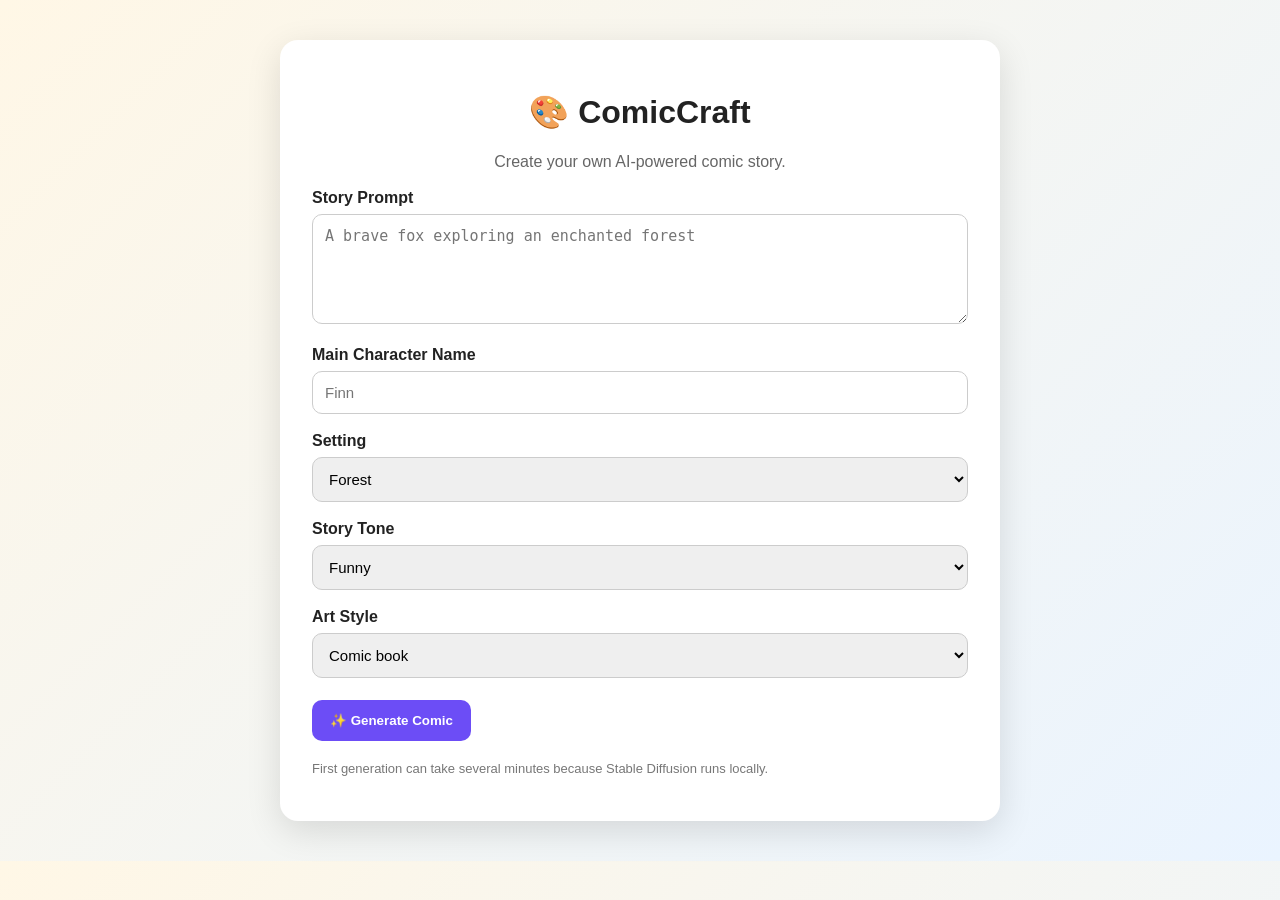
<file: templates/index.html>
<!DOCTYPE html>
<html>
<head>
    <meta charset="UTF-8">
    <title>ComicCraft - AI Comic Story Creator</title>
    <link rel="stylesheet" href="/static/css/style.css">
</head>
<body>
<div class="container">
    <h1>🎨 ComicCraft</h1>
    <p class="subtitle">Create your own AI-powered comic story.</p>

    <form action="/generate" method="post">
        <label>Story Prompt</label>
        <textarea name="story_prompt" required placeholder="A brave fox exploring an enchanted forest"></textarea>

        <label>Main Character Name</label>
        <input name="character_name" required placeholder="Finn">

        <label>Setting</label>
        <select name="setting">
            <option>Forest</option>
            <option>School</option>
            <option>City</option>
            <option>Space</option>
            <option>Fantasy Kingdom</option>
        </select>

        <label>Story Tone</label>
        <select name="tone">
            <option>Funny</option>
            <option>Light-hearted</option>
            <option>Dramatic</option>
            <option>Poetic</option>
            <option>Adventure</option>
        </select>

        <label>Art Style</label>
        <select name="art_style">
            <option>Comic book</option>
            <option>Anime</option>
            <option>Pixel art</option>
            <option>Realistic</option>
        </select>

        <button type="submit">✨ Generate Comic</button>
    </form>

    <p class="hint">First generation can take several minutes because Stable Diffusion runs locally.</p>
</div>
</body>
</html>
</file>
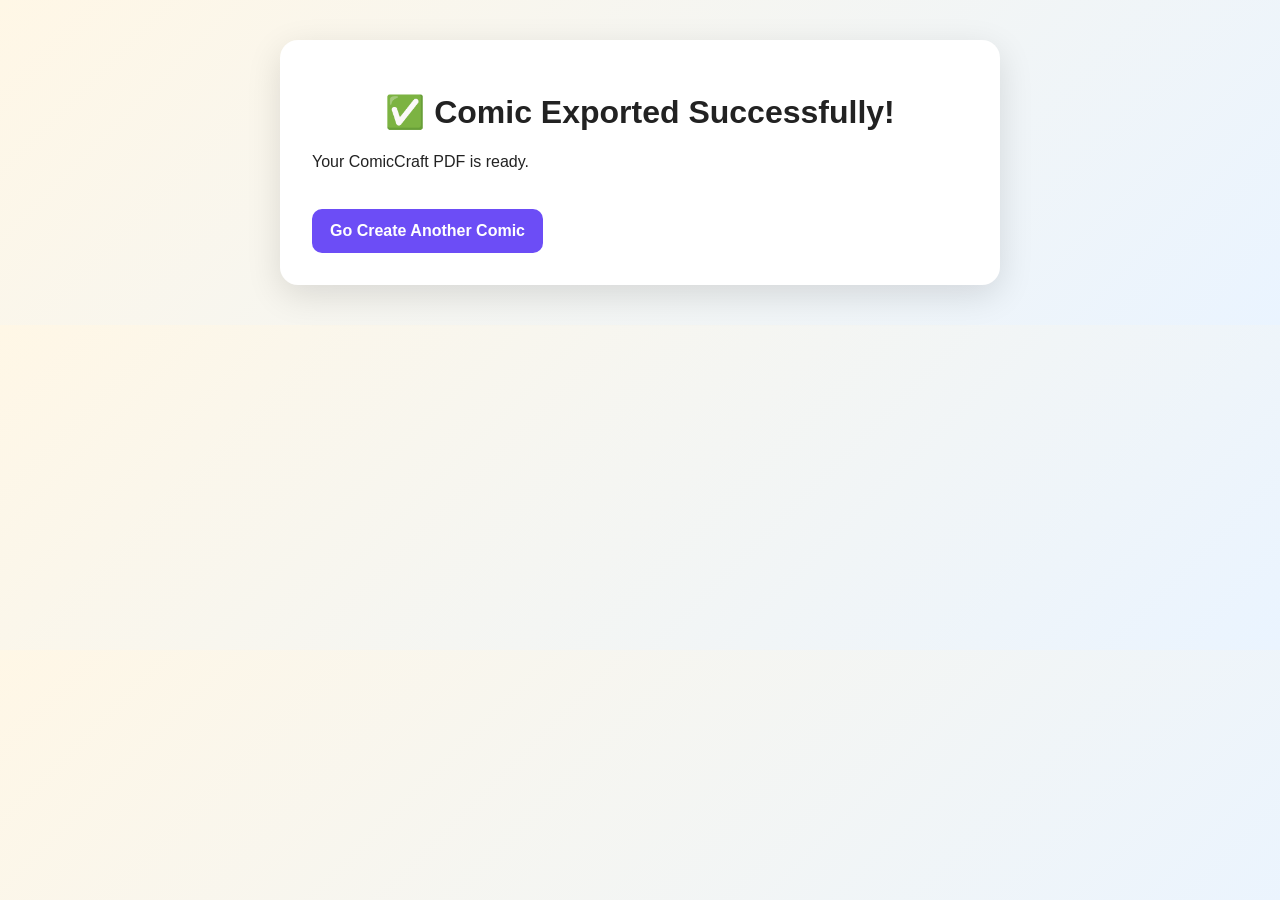
<file: templates/export_success.html>
<!DOCTYPE html>
<html>
<head>
    <meta charset="UTF-8">
    <title>Export Success</title>
    <link rel="stylesheet" href="/static/css/style.css">
</head>
<body>
<div class="container">
    <h1>✅ Comic Exported Successfully!</h1>
    <p>Your ComicCraft PDF is ready.</p>
    <a class="button" href="/">Go Create Another Comic</a>
</div>
</body>
</html>
</file>
<file: static/css/style.css>
* { box-sizing: border-box; }
body {
    margin: 0;
    font-family: Arial, sans-serif;
    background: linear-gradient(135deg, #fff7e6, #eaf4ff);
    color: #222;
}
.container {
    max-width: 720px;
    margin: 40px auto;
    background: white;
    padding: 32px;
    border-radius: 18px;
    box-shadow: 0 10px 35px rgba(0,0,0,.12);
}
.wide { max-width: 1000px; }
h1 { text-align: center; }
.subtitle { text-align: center; color: #666; }
label {
    display: block;
    margin-top: 18px;
    margin-bottom: 7px;
    font-weight: bold;
}
input, textarea, select {
    width: 100%;
    padding: 12px;
    border: 1px solid #ccc;
    border-radius: 10px;
    font-size: 15px;
}
textarea { min-height: 110px; resize: vertical; }
button, .button, .secondary {
    display: inline-block;
    margin-top: 22px;
    padding: 13px 18px;
    border-radius: 10px;
    text-decoration: none;
    border: 0;
    cursor: pointer;
    font-weight: bold;
}
button, .button {
    background: #6c4df6;
    color: white;
}
.secondary {
    background: #eee;
    color: #222;
    margin-left: 8px;
}
.panel {
    margin: 30px 0;
    padding: 20px;
    border: 1px solid #ddd;
    border-radius: 16px;
    background: #fffdf8;
}
.panel img {
    width: 100%;
    max-width: 700px;
    display: block;
    margin: 15px auto;
    border-radius: 10px;
}
.scene { font-style: italic; color: #555; }
.hint { margin-top: 20px; font-size: 13px; color: #777; }
</file>
